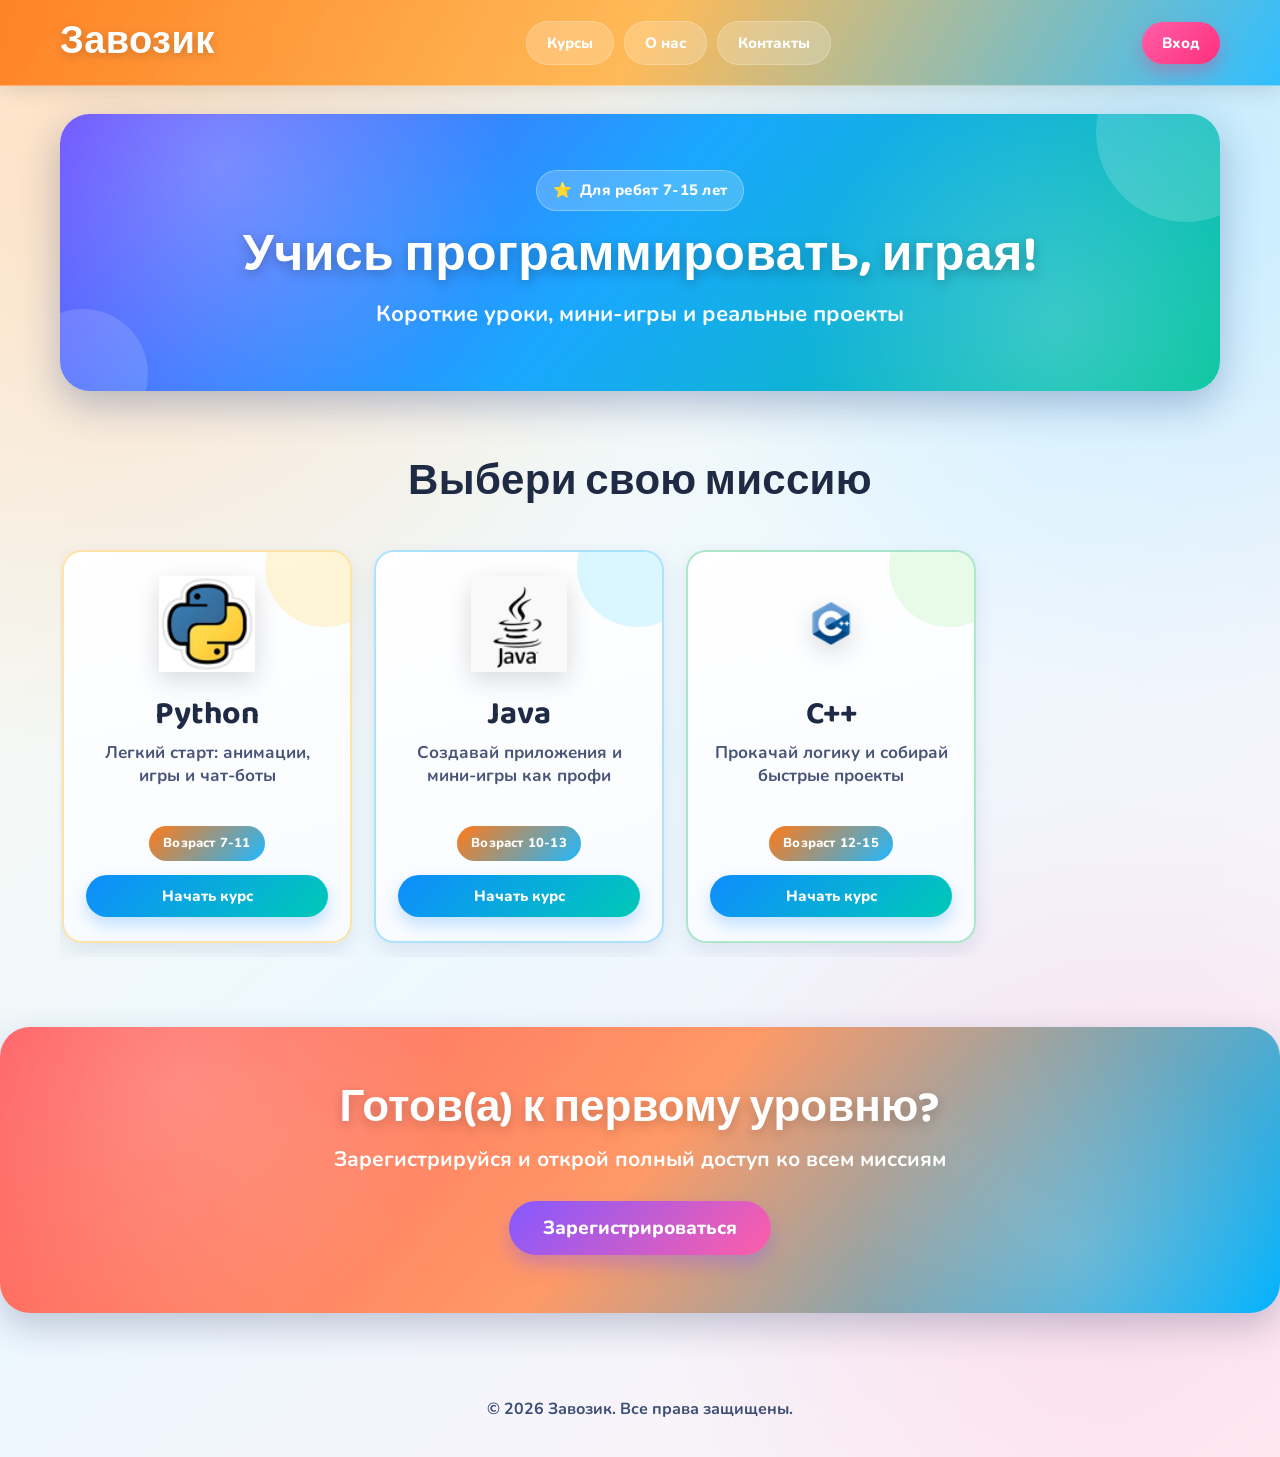
<file: templates/no_registereusr/no_registeredusr.html>
<!DOCTYPE html>
<html lang="ru">
<head>
    <meta charset="UTF-8">
    <meta name="viewport" content="width=device-width, initial-scale=1.0">
    <title>Завозик - Главная</title>
    <link rel="stylesheet" href="style_nousr.css">
</head>
<body>
    <!-- Header -->
    <header class="header">
        <div class="container">
            <div class="header-content">
                <div class="logo">Завозик</div>
                <nav class="nav-buttons">
                    <button class="btn btn-nav">Курсы</button>
                    <button class="btn btn-nav">О нас</button>
                    <button class="btn btn-nav">Контакты</button>
                </nav>
                <div class="auth-buttons">
                    <button class="btn btn-auth">Вход</button>
                </div>
            </div>
        </div>
    </header>

    <!-- Main Content -->
    <main>
        <!-- Hero Section -->
        <section class="hero">
            <div class="container">
                <div class="hero-banner">
                    <p class="hero-age">Для ребят 7-15 лет</p>
                    <h1 class="hero-title">Учись программировать, играя!</h1>
                    <p class="hero-subtitle">Короткие уроки, мини-игры и реальные проекты</p>
                </div>
            </div>
        </section>

        <!-- Available Courses Section -->
        <section class="available-courses">
            <div class="container">
                <h2 class="section-title">Выбери свою миссию</h2>
                
                <div class="courses-grid">
                    <!-- Python Course -->
                    <div class="course-card-main">
                        <img src="images/python.png" alt="Python" class="course-emoji" width="100" height="100">
                        <h3 class="course-title">Python</h3>
                        <p class="course-desc">Легкий старт: анимации, игры и чат-боты</p>
                        <div class="course-level">Возраст 7-11</div>
                        <button class="btn btn-course-main">Начать курс</button>
                    </div>

                    <!-- Java Course -->
                    <div class="course-card-main">
                        <img src="images/java.png" alt="Java" class="course-emoji" width="100" height="100">
                        <h3 class="course-title">Java</h3>
                        <p class="course-desc">Создавай приложения и мини-игры как профи</p>
                        <div class="course-level">Возраст 10-13</div>
                        <button class="btn btn-course-main">Начать курс</button>
                    </div>

                    <!-- C++ Course -->
                    <div class="course-card-main">
                        <img src="images/С++.png" alt="C++" class="course-emoji" width="100" height="100">
                        <h3 class="course-title">C&#43;&#43;</h3>
                        <p class="course-desc">Прокачай логику и собирай быстрые проекты</p>
                        <div class="course-level">Возраст 12-15</div>
                        <button class="btn btn-course-main">Начать курс</button>
                    </div>
                </div>
            </div>
        </section>

        <!-- CTA Section -->
        <section class="cta-section">
            <div class="container">
                <h2>Готов(а) к первому уровню?</h2>
                <p>Зарегистрируйся и открой полный доступ ко всем миссиям</p>
                <button class="btn btn-primary btn-large">Зарегистрироваться</button>
            </div>
        </section>
    </main>

    <!-- Footer -->
    <footer class="footer">
        <div class="container">
            <p>&copy; 2026 Завозик. Все права защищены.</p>
        </div>
    </footer>

    <script src="script_nousr.js"></script>
</body>
</html>
</file>
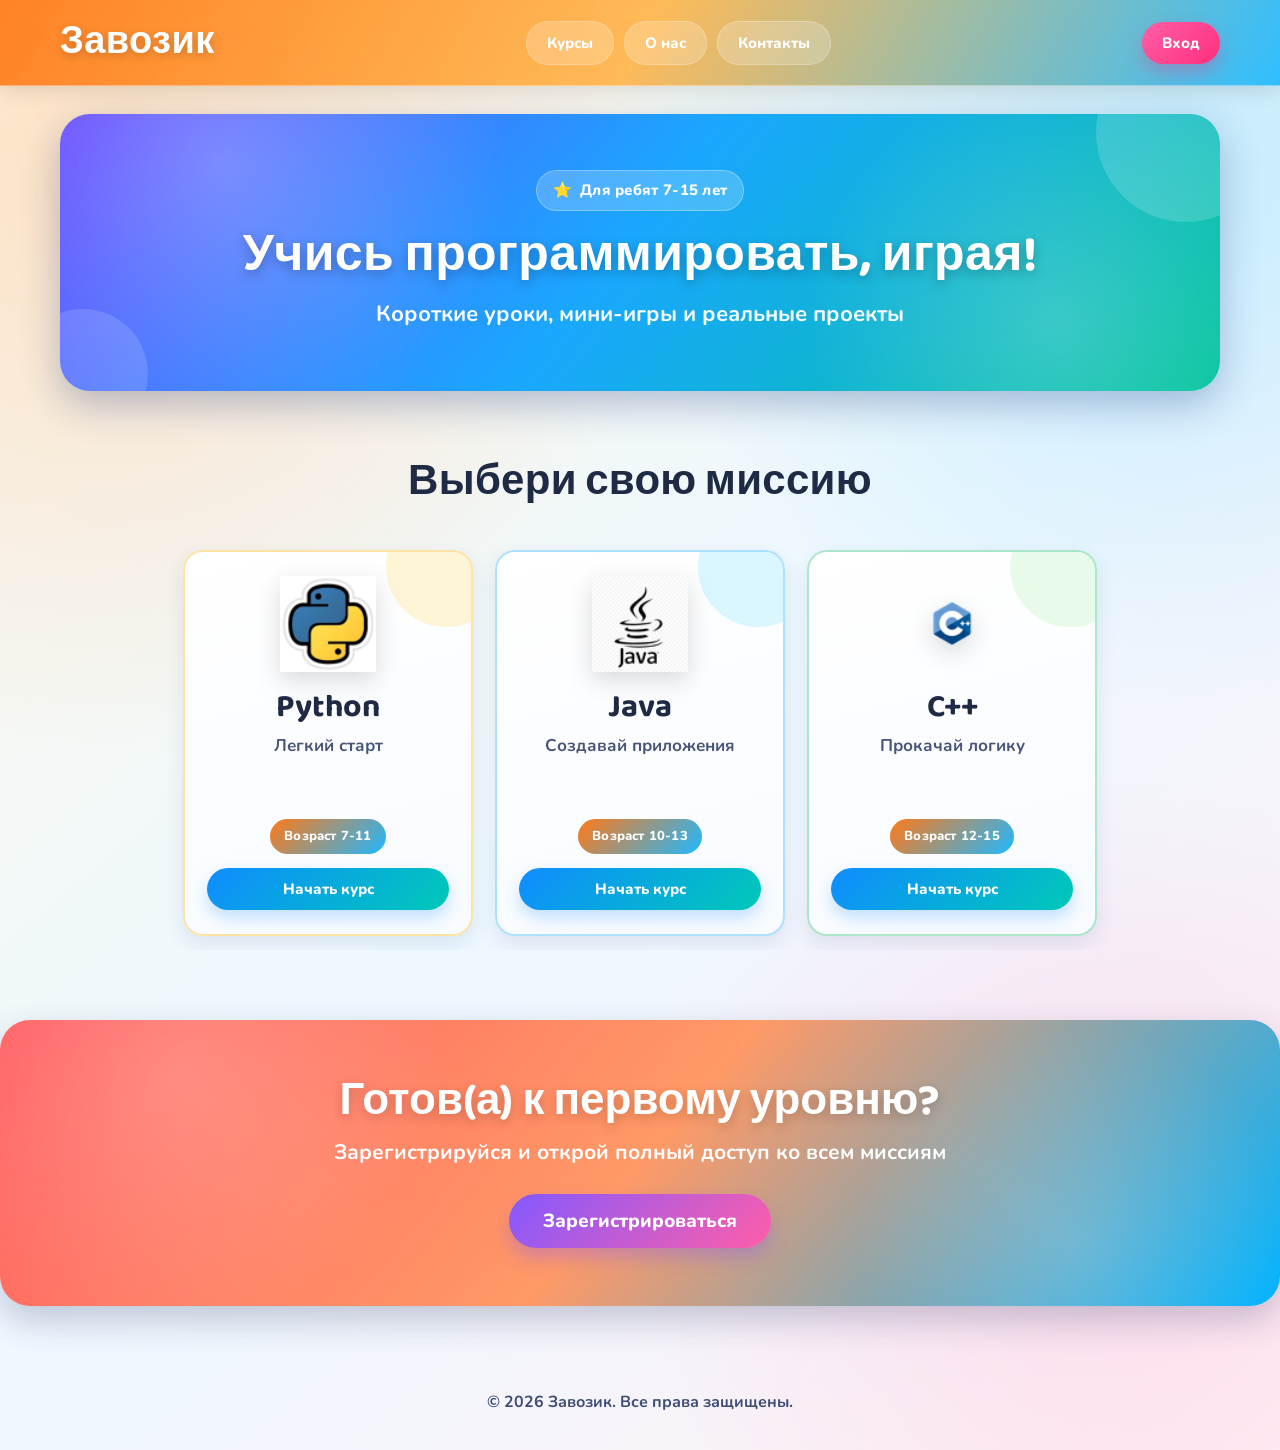
<file: templates/Zavozik_site/no_registereusr/no_registeredusr.html>
<!DOCTYPE html>
<html lang="ru">
<head>
    <meta charset="UTF-8">
    <meta name="viewport" content="width=device-width, initial-scale=1.0">
    <title>Завозик - Главная</title>
    <link rel="stylesheet" href="style_nousr.css">
</head>
<body>
    <!-- Header -->
    <header class="header">
        <div class="container">
            <div class="header-content">
                <div class="logo">Завозик</div>
                <nav class="nav-buttons">
                    <button class="btn btn-nav">Курсы</button>
                    <button class="btn btn-nav">О нас</button>
                    <button class="btn btn-nav">Контакты</button>
                </nav>
                <div class="auth-buttons">
                    <button class="btn btn-auth">Вход</button>
                </div>
            </div>
        </div>
    </header>

    <!-- Main Content -->
    <main>
        <!-- Hero Section -->
        <section class="hero">
            <div class="container">
                <div class="hero-banner">
                    <p class="hero-age">Для ребят 7-15 лет</p>
                    <h1 class="hero-title">Учись программировать, играя!</h1>
                    <p class="hero-subtitle">Короткие уроки, мини-игры и реальные проекты</p>
                </div>
            </div>
        </section>

        <!-- Available Courses Section -->
        <section class="available-courses">
            <div class="container">
                <h2 class="section-title">Выбери свою миссию</h2>
                
                <div class="courses-grid">
                    <!-- Python Course -->
                    <div class="course-card-main">
                        <img src="images/python.png" alt="Python" class="course-emoji" width="100" height="100">
                        <h3 class="course-title">Python</h3>
                        <p class="course-desc">Легкий старт</p>
                        <div class="course-level">Возраст 7-11</div>
                        <button class="btn btn-course-main">Начать курс</button>
                    </div>

                    <!-- Java Course -->
                    <div class="course-card-main">
                        <img src="images/java.png" alt="Java" class="course-emoji" width="100" height="100">
                        <h3 class="course-title">Java</h3>
                        <p class="course-desc">Создавай приложения</p>
                        <div class="course-level">Возраст 10-13</div>
                        <button class="btn btn-course-main">Начать курс</button>
                    </div>

                    <!-- C++ Course -->
                    <div class="course-card-main">
                        <img src="images/С++.png" alt="C++" class="course-emoji" width="100" height="100">
                        <h3 class="course-title">C&#43;&#43;</h3>
                        <p class="course-desc">Прокачай логику</p>
                        <div class="course-level">Возраст 12-15</div>
                        <button class="btn btn-course-main">Начать курс</button>
                    </div>
                </div>
            </div>
        </section>

        <!-- CTA Section -->
        <section class="cta-section">
            <div class="container">
                <h2>Готов(а) к первому уровню?</h2>
                <p>Зарегистрируйся и открой полный доступ ко всем миссиям</p>
                <button class="btn btn-primary btn-large">Зарегистрироваться</button>
            </div>
        </section>
    </main>

    <!-- Footer -->
    <footer class="footer">
        <div class="container">
            <p>&copy; 2026 Завозик. Все права защищены.</p>
        </div>
    </footer>

    <div class="auth-modal" id="auth-modal" aria-hidden="true">
        <button class="auth-modal__backdrop" type="button" data-close-auth aria-label="Закрыть окно входа"></button>

        <section class="auth-modal__card" role="dialog" aria-modal="true" aria-label="Окно входа и регистрации">
            <button class="auth-modal__close" type="button" data-close-auth aria-label="Закрыть">×</button>

            <div class="auth-modal__tabs">
                <button class="auth-modal__tab is-active" type="button" data-auth-tab="login">Вход</button>
                <button class="auth-modal__tab" type="button" data-auth-tab="register">Регистрация</button>
            </div>

            <form class="auth-modal__form is-active" data-auth-panel="login" autocomplete="on">
                <h2 class="auth-modal__title">Вход в аккаунт</h2>

                <label class="auth-modal__label" for="modal-login-email">Электронная почта</label>
                <input class="auth-modal__input" id="modal-login-email" type="email" placeholder="example@mail.ru" required>

                <label class="auth-modal__label" for="modal-login-password">Пароль</label>
                <input class="auth-modal__input" id="modal-login-password" type="password" placeholder="Введите пароль" required>

                <a class="auth-modal__link" href="#" data-forgot-password>Забыли пароль?</a>

                <p class="auth-modal__message" id="modal-login-message"></p>

                <button class="auth-modal__submit" type="submit">Вход</button>
            </form>

            <form class="auth-modal__form" data-auth-panel="register" autocomplete="on">
                <h2 class="auth-modal__title">Создание аккаунта</h2>

                <label class="auth-modal__label" for="modal-register-nickname">Никнейм</label>
                <input class="auth-modal__input" id="modal-register-nickname" type="text" minlength="3" maxlength="25" placeholder="Твой ник" required>

                <label class="auth-modal__label" for="modal-register-email">Электронная почта</label>
                <input class="auth-modal__input" id="modal-register-email" type="email" placeholder="example@mail.ru" required>

                <label class="auth-modal__label" for="modal-register-role">Я</label>
                <select class="auth-modal__input" id="modal-register-role" required>
                    <option value="" selected disabled>Выберите роль</option>
                    <option value="teacher">учитель</option>
                    <option value="student">ученик</option>
                    <option value="parent">родитель</option>
                </select>

                <label class="auth-modal__label" for="modal-register-password">Пароль</label>
                <input class="auth-modal__input" id="modal-register-password" type="password" minlength="6" placeholder="Не менее 6 символов" required>

                <label class="auth-modal__label" for="modal-register-password-repeat">Подтверждение пароля</label>
                <input class="auth-modal__input" id="modal-register-password-repeat" type="password" minlength="6" placeholder="Повтори пароль" required>

                <p class="auth-modal__message" id="modal-register-message"></p>

                <button class="auth-modal__submit" type="submit">Создать аккаунт</button>
            </form>
        </section>
    </div>

    <script src="script_nousr.js"></script>
</body>
</html>
</file>
<file: templates/no_registereusr/style_nousr.css>
@import url('https://fonts.googleapis.com/css2?family=Baloo+2:wght@600;700;800&family=Nunito:wght@500;700;800;900&display=swap');

:root {
    --bg-1: #fff8e8;
    --bg-2: #edf8ff;
    --bg-3: #fff0f5;
    --ink: #1f2a44;
    --ink-soft: #4a5678;
    --surface: #ffffff;
    --surface-soft: #f8fbff;
    --line: rgba(31, 42, 68, 0.14);
    --brand-1: #ff7a18;
    --brand-2: #ffb347;
    --brand-3: #1fb8ff;
    --brand-4: #25d0a2;
    --cta-1: #0f8cff;
    --cta-2: #00c9b8;
    --accent-pink: #ff5ea8;
    --shadow: 0 12px 32px rgba(34, 60, 120, 0.16);
    --shadow-soft: 0 8px 20px rgba(34, 60, 120, 0.1);
    --radius-xl: 30px;
    --radius-lg: 20px;
    --radius-md: 14px;
}

* {
    margin: 0;
    padding: 0;
    box-sizing: border-box;
}

html {
    scroll-behavior: smooth;
}

body {
    font-family: "Nunito", "Trebuchet MS", sans-serif;
    color: var(--ink);
    background:
        radial-gradient(circle at 8% 12%, rgba(255, 122, 24, 0.18) 0%, transparent 34%),
        radial-gradient(circle at 92% 10%, rgba(31, 184, 255, 0.2) 0%, transparent 32%),
        radial-gradient(circle at 86% 85%, rgba(255, 94, 168, 0.14) 0%, transparent 28%),
        linear-gradient(140deg, var(--bg-1) 0%, var(--bg-2) 52%, var(--bg-3) 100%);
    min-height: 100vh;
    line-height: 1.5;
}

.container {
    max-width: 1200px;
    margin: 0 auto;
    padding: 0 20px;
}

.header {
    position: sticky;
    top: 0;
    z-index: 100;
    backdrop-filter: blur(10px);
    background: linear-gradient(120deg, rgba(255, 122, 24, 0.92), rgba(255, 179, 71, 0.9), rgba(31, 184, 255, 0.9));
    border-bottom: 1px solid rgba(255, 255, 255, 0.35);
    box-shadow: 0 6px 24px rgba(22, 40, 90, 0.2);
}

.header-content {
    display: flex;
    justify-content: space-between;
    align-items: center;
    gap: 16px;
    padding: 14px 0;
}

.logo {
    font-family: "Baloo 2", "Verdana", sans-serif;
    font-size: 38px;
    font-weight: 800;
    color: #fff;
    letter-spacing: 0.4px;
    text-shadow: 0 3px 10px rgba(0, 0, 0, 0.2);
}

.nav-buttons,
.auth-buttons {
    display: flex;
    align-items: center;
    gap: 10px;
}

.btn {
    border: none;
    cursor: pointer;
    font-family: "Nunito", "Trebuchet MS", sans-serif;
    font-size: 15px;
    font-weight: 800;
    transition: transform 0.2s ease, box-shadow 0.2s ease, background-color 0.2s ease;
    border-radius: 999px;
    padding: 11px 20px;
}

.btn:focus-visible {
    outline: 3px solid rgba(255, 255, 255, 0.95);
    outline-offset: 2px;
}

.btn-nav {
    color: #fff;
    background: rgba(255, 255, 255, 0.2);
    border: 1px solid rgba(255, 255, 255, 0.22);
}

.btn-nav:hover {
    transform: translateY(-2px);
    background: rgba(255, 255, 255, 0.34);
}

.btn-auth {
    color: #fff;
    background: linear-gradient(135deg, #ff5ea8 0%, #ff2f7c 100%);
    box-shadow: 0 8px 18px rgba(255, 47, 124, 0.32);
}

.btn-auth:hover {
    transform: translateY(-2px);
    box-shadow: 0 12px 24px rgba(255, 47, 124, 0.36);
}

.hero {
    margin: 28px 0 16px;
}

.hero-banner {
    position: relative;
    overflow: hidden;
    text-align: center;
    padding: 56px 26px 60px;
    border-radius: var(--radius-xl);
    color: #fff;
    background:
        radial-gradient(circle at 14% 18%, rgba(255, 255, 255, 0.25) 0%, transparent 28%),
        radial-gradient(circle at 86% 76%, rgba(255, 255, 255, 0.2) 0%, transparent 25%),
        linear-gradient(130deg, #6548ff 0%, #1aa7ff 48%, #00c49a 100%);
    box-shadow: 0 14px 38px rgba(30, 60, 130, 0.3);
}

.hero-banner::before,
.hero-banner::after {
    content: "";
    position: absolute;
    border-radius: 50%;
    pointer-events: none;
}

.hero-banner::before {
    width: 180px;
    height: 180px;
    top: -72px;
    right: -56px;
    background: rgba(255, 255, 255, 0.16);
    animation: floatBlob 8s ease-in-out infinite;
}

.hero-banner::after {
    width: 130px;
    height: 130px;
    bottom: -48px;
    left: -42px;
    background: rgba(255, 255, 255, 0.14);
    animation: floatBlob 10s ease-in-out infinite reverse;
}

.hero-age {
    display: inline-flex;
    align-items: center;
    gap: 8px;
    margin-bottom: 18px;
    padding: 8px 16px;
    border-radius: 999px;
    font-size: 15px;
    font-weight: 800;
    letter-spacing: 0.3px;
    background: rgba(255, 255, 255, 0.2);
    border: 1px solid rgba(255, 255, 255, 0.3);
}

.hero-age::before {
    content: "⭐";
}

.hero-title {
    font-family: "Baloo 2", "Verdana", sans-serif;
    font-size: 50px;
    line-height: 1.1;
    letter-spacing: 0.4px;
    margin-bottom: 14px;
    text-shadow: 0 4px 12px rgba(0, 0, 0, 0.25);
    animation: pulseHero 3s ease-in-out infinite;
}

.hero-subtitle {
    font-size: 22px;
    font-weight: 700;
    max-width: 680px;
    margin: 0 auto;
    color: rgba(255, 255, 255, 0.96);
}

.available-courses {
    padding: 44px 0 26px;
}

.section-title {
    font-family: "Baloo 2", "Verdana", sans-serif;
    font-size: 42px;
    text-align: center;
    color: var(--ink);
    margin-bottom: 30px;
    letter-spacing: 0.3px;
}

.courses-grid {
    display: flex;
    flex-wrap: nowrap;
    gap: 22px;
    overflow-x: auto;
    overflow-y: hidden;
    padding: 6px 2px 14px;
    scroll-snap-type: x mandatory;
    scrollbar-width: thin;
    scrollbar-color: #9dc5ff rgba(255, 255, 255, 0.6);
}

.courses-grid::-webkit-scrollbar {
    height: 10px;
}

.courses-grid::-webkit-scrollbar-track {
    border-radius: 999px;
    background: rgba(255, 255, 255, 0.55);
}

.courses-grid::-webkit-scrollbar-thumb {
    border-radius: 999px;
    background: linear-gradient(90deg, #7fb0ff, #67e0c5);
}

.course-card-main {
    position: relative;
    flex: 0 0 290px;
    min-width: 290px;
    scroll-snap-align: start;
    background: linear-gradient(165deg, var(--surface) 0%, var(--surface-soft) 100%);
    border: 2px solid var(--line);
    border-radius: var(--radius-lg);
    padding: 24px 22px;
    text-align: center;
    box-shadow: var(--shadow-soft);
    overflow: hidden;
    transition: transform 0.25s ease, box-shadow 0.25s ease, border-color 0.25s ease;
}

.course-card-main::before {
    content: "";
    position: absolute;
    top: -45px;
    right: -35px;
    width: 120px;
    height: 120px;
    border-radius: 50%;
    opacity: 0.2;
}

.course-card-main:nth-child(1)::before {
    background: #ffcf33;
}

.course-card-main:nth-child(2)::before {
    background: #4dd6ff;
}

.course-card-main:nth-child(3)::before {
    background: #8df08a;
}

.course-card-main:nth-child(1) {
    border-color: rgba(255, 191, 44, 0.42);
}

.course-card-main:nth-child(2) {
    border-color: rgba(54, 182, 255, 0.4);
}

.course-card-main:nth-child(3) {
    border-color: rgba(62, 199, 126, 0.42);
}

.course-card-main:hover {
    transform: translateY(-7px) rotate(-0.3deg);
    box-shadow: var(--shadow);
}

.course-emoji {
    width: 96px;
    height: 96px;
    object-fit: contain;
    margin-bottom: 10px;
    filter: drop-shadow(0 8px 12px rgba(0, 0, 0, 0.14));
}

.course-title {
    font-family: "Baloo 2", "Verdana", sans-serif;
    font-size: 32px;
    line-height: 1.1;
    margin: 8px 0 10px;
    color: var(--ink);
}

.course-desc {
    min-height: 70px;
    color: var(--ink-soft);
    font-size: 17px;
    font-weight: 700;
    line-height: 1.35;
    margin-bottom: 14px;
}

.course-level {
    display: inline-block;
    margin-bottom: 14px;
    padding: 8px 14px;
    border-radius: 999px;
    color: #fff;
    background: linear-gradient(135deg, var(--brand-1), var(--brand-3));
    font-size: 13px;
    font-weight: 800;
    letter-spacing: 0.2px;
}

.btn-course-main {
    width: 100%;
    color: #fff;
    background: linear-gradient(135deg, var(--cta-1) 0%, var(--cta-2) 100%);
    box-shadow: 0 8px 16px rgba(15, 140, 255, 0.24);
}

.btn-course-main:hover {
    transform: translateY(-2px);
    box-shadow: 0 12px 22px rgba(15, 140, 255, 0.28);
}

.cta-section {
    position: relative;
    overflow: hidden;
    margin: 44px 0 56px;
    padding: 58px 22px;
    text-align: center;
    color: #fff;
    border-radius: var(--radius-xl);
    background:
        radial-gradient(circle at 14% 20%, rgba(255, 255, 255, 0.2) 0%, transparent 24%),
        radial-gradient(circle at 84% 78%, rgba(255, 255, 255, 0.16) 0%, transparent 20%),
        linear-gradient(130deg, #ff5e62 0%, #ff9966 50%, #00b3ff 100%);
    box-shadow: 0 14px 34px rgba(38, 44, 90, 0.24);
}

.cta-section h2 {
    font-family: "Baloo 2", "Verdana", sans-serif;
    font-size: 44px;
    line-height: 1.1;
    margin-bottom: 10px;
    text-shadow: 0 4px 12px rgba(0, 0, 0, 0.2);
}

.cta-section p {
    max-width: 640px;
    margin: 0 auto 26px;
    font-size: 21px;
    font-weight: 700;
}

.btn-primary {
    color: #fff;
    background: linear-gradient(135deg, #8459ff 0%, var(--accent-pink) 100%);
    box-shadow: 0 10px 18px rgba(132, 89, 255, 0.34);
}

.btn-primary:hover {
    transform: translateY(-2px) scale(1.02);
}

.btn-large {
    padding: 14px 34px;
    font-size: 19px;
}

.footer {
    margin-top: 12px;
    padding: 28px 0 36px;
    text-align: center;
    color: #3d4d73;
    font-weight: 700;
}

@keyframes pulseHero {
    0%,
    100% {
        transform: scale(1);
    }
    50% {
        transform: scale(1.02);
    }
}

@keyframes floatBlob {
    0%,
    100% {
        transform: translateY(0);
    }
    50% {
        transform: translateY(-12px);
    }
}

@media (max-width: 980px) {
    .logo {
        font-size: 32px;
    }

    .hero-title {
        font-size: 42px;
    }

    .hero-subtitle {
        font-size: 20px;
    }

    .section-title {
        font-size: 36px;
    }
}

@media (max-width: 768px) {
    .header-content {
        flex-wrap: wrap;
        justify-content: center;
    }

    .nav-buttons {
        order: 3;
        width: 100%;
        justify-content: center;
        flex-wrap: wrap;
    }

    .hero-banner {
        padding: 42px 16px 48px;
    }

    .hero-title {
        font-size: 34px;
    }

    .hero-subtitle {
        font-size: 18px;
    }

    .section-title {
        font-size: 33px;
        margin-bottom: 24px;
    }

    .courses-grid {
        gap: 16px;
    }

    .course-card-main {
        flex: 0 0 255px;
        min-width: 255px;
        padding: 20px 18px;
    }

    .course-title {
        font-size: 29px;
    }

    .course-desc {
        min-height: 64px;
        font-size: 16px;
    }

    .cta-section {
        padding: 46px 16px;
        margin: 34px 0 42px;
    }

    .cta-section h2 {
        font-size: 35px;
    }

    .cta-section p {
        font-size: 18px;
    }
}

@media (max-width: 480px) {
    .container {
        padding: 0 14px;
    }

    .logo {
        font-size: 28px;
    }

    .btn {
        padding: 9px 16px;
        font-size: 14px;
    }

    .hero {
        margin-top: 16px;
    }

    .hero-age {
        font-size: 13px;
        margin-bottom: 14px;
    }

    .hero-title {
        font-size: 30px;
    }

    .hero-subtitle {
        font-size: 16px;
    }

    .section-title {
        font-size: 28px;
    }

    .courses-grid {
        padding-bottom: 12px;
    }

    .course-card-main {
        flex: 0 0 235px;
        min-width: 235px;
    }

    .course-emoji {
        width: 82px;
        height: 82px;
    }

    .course-title {
        font-size: 27px;
    }

    .course-desc {
        font-size: 15px;
    }

    .cta-section h2 {
        font-size: 30px;
    }

    .cta-section p {
        font-size: 16px;
        margin-bottom: 20px;
    }

    .btn-large {
        width: 100%;
        max-width: 320px;
        font-size: 17px;
    }
}

@media (prefers-reduced-motion: reduce) {
    * {
        animation: none !important;
        transition: none !important;
        scroll-behavior: auto !important;
    }
}
</file>
<file: templates/Zavozik_site/no_registereusr/style_nousr.css>
@import url('https://fonts.googleapis.com/css2?family=Baloo+2:wght@600;700;800&family=Nunito:wght@500;700;800;900&display=swap');

:root {
    --bg-1: #fff8e8;
    --bg-2: #edf8ff;
    --bg-3: #fff0f5;
    --ink: #1f2a44;
    --ink-soft: #4a5678;
    --surface: #ffffff;
    --surface-soft: #f8fbff;
    --line: rgba(31, 42, 68, 0.14);
    --brand-1: #ff7a18;
    --brand-2: #ffb347;
    --brand-3: #1fb8ff;
    --brand-4: #25d0a2;
    --cta-1: #0f8cff;
    --cta-2: #00c9b8;
    --accent-pink: #ff5ea8;
    --shadow: 0 12px 32px rgba(34, 60, 120, 0.16);
    --shadow-soft: 0 8px 20px rgba(34, 60, 120, 0.1);
    --radius-xl: 30px;
    --radius-lg: 20px;
    --radius-md: 14px;
}

* {
    margin: 0;
    padding: 0;
    box-sizing: border-box;
}

html {
    scroll-behavior: smooth;
}

body {
    font-family: "Nunito", "Trebuchet MS", sans-serif;
    color: var(--ink);
    background:
        radial-gradient(circle at 8% 12%, rgba(255, 122, 24, 0.18) 0%, transparent 34%),
        radial-gradient(circle at 92% 10%, rgba(31, 184, 255, 0.2) 0%, transparent 32%),
        radial-gradient(circle at 86% 85%, rgba(255, 94, 168, 0.14) 0%, transparent 28%),
        linear-gradient(140deg, var(--bg-1) 0%, var(--bg-2) 52%, var(--bg-3) 100%);
    min-height: 100vh;
    line-height: 1.5;
}

.container {
    max-width: 1200px;
    margin: 0 auto;
    padding: 0 20px;
}

.header {
    position: sticky;
    top: 0;
    z-index: 100;
    backdrop-filter: blur(10px);
    background: linear-gradient(120deg, rgba(255, 122, 24, 0.92), rgba(255, 179, 71, 0.9), rgba(31, 184, 255, 0.9));
    border-bottom: 1px solid rgba(255, 255, 255, 0.35);
    box-shadow: 0 6px 24px rgba(22, 40, 90, 0.2);
}

.header-content {
    display: flex;
    justify-content: space-between;
    align-items: center;
    gap: 16px;
    padding: 14px 0;
}

.logo {
    font-family: "Baloo 2", "Verdana", sans-serif;
    font-size: 38px;
    font-weight: 800;
    color: #fff;
    letter-spacing: 0.4px;
    text-shadow: 0 3px 10px rgba(0, 0, 0, 0.2);
}

.nav-buttons,
.auth-buttons {
    display: flex;
    align-items: center;
    gap: 10px;
}

.btn {
    border: none;
    cursor: pointer;
    font-family: "Nunito", "Trebuchet MS", sans-serif;
    font-size: 15px;
    font-weight: 800;
    transition: transform 0.2s ease, box-shadow 0.2s ease, background-color 0.2s ease;
    border-radius: 999px;
    padding: 11px 20px;
}

.btn:focus-visible {
    outline: 3px solid rgba(255, 255, 255, 0.95);
    outline-offset: 2px;
}

.btn-nav {
    color: #fff;
    background: rgba(255, 255, 255, 0.2);
    border: 1px solid rgba(255, 255, 255, 0.22);
}

.btn-nav:hover {
    transform: translateY(-2px);
    background: rgba(255, 255, 255, 0.34);
}

.btn-auth {
    color: #fff;
    background: linear-gradient(135deg, #ff5ea8 0%, #ff2f7c 100%);
    box-shadow: 0 8px 18px rgba(255, 47, 124, 0.32);
}

.btn-auth:hover {
    transform: translateY(-2px);
    box-shadow: 0 12px 24px rgba(255, 47, 124, 0.36);
}

.hero {
    margin: 28px 0 16px;
}

.hero-banner {
    position: relative;
    overflow: hidden;
    text-align: center;
    padding: 56px 26px 60px;
    border-radius: var(--radius-xl);
    color: #fff;
    background:
        radial-gradient(circle at 14% 18%, rgba(255, 255, 255, 0.25) 0%, transparent 28%),
        radial-gradient(circle at 86% 76%, rgba(255, 255, 255, 0.2) 0%, transparent 25%),
        linear-gradient(130deg, #6548ff 0%, #1aa7ff 48%, #00c49a 100%);
    box-shadow: 0 14px 38px rgba(30, 60, 130, 0.3);
}

.hero-banner::before,
.hero-banner::after {
    content: "";
    position: absolute;
    border-radius: 50%;
    pointer-events: none;
}

.hero-banner::before {
    width: 180px;
    height: 180px;
    top: -72px;
    right: -56px;
    background: rgba(255, 255, 255, 0.16);
    animation: floatBlob 8s ease-in-out infinite;
}

.hero-banner::after {
    width: 130px;
    height: 130px;
    bottom: -48px;
    left: -42px;
    background: rgba(255, 255, 255, 0.14);
    animation: floatBlob 10s ease-in-out infinite reverse;
}

.hero-age {
    display: inline-flex;
    align-items: center;
    gap: 8px;
    margin-bottom: 18px;
    padding: 8px 16px;
    border-radius: 999px;
    font-size: 15px;
    font-weight: 800;
    letter-spacing: 0.3px;
    background: rgba(255, 255, 255, 0.2);
    border: 1px solid rgba(255, 255, 255, 0.3);
}

.hero-age::before {
    content: "⭐";
}

.hero-title {
    font-family: "Baloo 2", "Verdana", sans-serif;
    font-size: 50px;
    line-height: 1.1;
    letter-spacing: 0.4px;
    margin-bottom: 14px;
    text-shadow: 0 4px 12px rgba(0, 0, 0, 0.25);
    animation: pulseHero 3s ease-in-out infinite;
}

.hero-subtitle {
    font-size: 22px;
    font-weight: 700;
    max-width: 680px;
    margin: 0 auto;
    color: rgba(255, 255, 255, 0.96);
}

.available-courses {
    padding: 44px 0 26px;
}

.section-title {
    font-family: "Baloo 2", "Verdana", sans-serif;
    font-size: 42px;
    text-align: center;
    color: var(--ink);
    margin-bottom: 30px;
    letter-spacing: 0.3px;
}

.courses-grid {
    display: flex;
    flex-wrap: nowrap;
    justify-content: center;
    align-items: stretch;
    gap: 22px;
    overflow-x: auto;
    overflow-y: hidden;
    padding: 6px 2px 14px;
    scroll-snap-type: x mandatory;
    scrollbar-width: thin;
    scrollbar-color: #9dc5ff rgba(255, 255, 255, 0.6);
}

.courses-grid::-webkit-scrollbar {
    height: 10px;
}

.courses-grid::-webkit-scrollbar-track {
    border-radius: 999px;
    background: rgba(255, 255, 255, 0.55);
}

.courses-grid::-webkit-scrollbar-thumb {
    border-radius: 999px;
    background: linear-gradient(90deg, #7fb0ff, #67e0c5);
}

.course-card-main {
    position: relative;
    flex: 0 0 290px;
    min-width: 290px;
    scroll-snap-align: start;
    display: flex;
    flex-direction: column;
    background: linear-gradient(165deg, var(--surface) 0%, var(--surface-soft) 100%);
    border: 2px solid var(--line);
    border-radius: var(--radius-lg);
    padding: 24px 22px;
    text-align: center;
    box-shadow: var(--shadow-soft);
    overflow: hidden;
    transition: transform 0.25s ease, box-shadow 0.25s ease, border-color 0.25s ease;
}

.course-card-main::before {
    content: "";
    position: absolute;
    top: -45px;
    right: -35px;
    width: 120px;
    height: 120px;
    border-radius: 50%;
    opacity: 0.2;
}

.course-card-main:nth-child(1)::before {
    background: #ffcf33;
}

.course-card-main:nth-child(2)::before {
    background: #4dd6ff;
}

.course-card-main:nth-child(3)::before {
    background: #8df08a;
}

.course-card-main:nth-child(1) {
    border-color: rgba(255, 191, 44, 0.42);
}

.course-card-main:nth-child(2) {
    border-color: rgba(54, 182, 255, 0.4);
}

.course-card-main:nth-child(3) {
    border-color: rgba(62, 199, 126, 0.42);
}

.course-card-main:hover {
    transform: translateY(-7px) rotate(-0.3deg);
    box-shadow: var(--shadow);
}

.course-emoji {
    align-self: center;
    width: 96px;
    height: 96px;
    object-fit: contain;
    margin-bottom: 10px;
    filter: drop-shadow(0 8px 12px rgba(0, 0, 0, 0.14));
}

.course-title {
    font-family: "Baloo 2", "Verdana", sans-serif;
    font-size: 32px;
    line-height: 1.1;
    margin: 8px 0 10px;
    color: var(--ink);
}

.course-desc {
    min-height: 70px;
    color: var(--ink-soft);
    font-size: 17px;
    font-weight: 700;
    line-height: 1.35;
    margin-bottom: 14px;
}

.course-level {
    display: inline-block;
    align-self: center;
    margin-bottom: 14px;
    padding: 8px 14px;
    border-radius: 999px;
    color: #fff;
    background: linear-gradient(135deg, var(--brand-1), var(--brand-3));
    font-size: 13px;
    font-weight: 800;
    letter-spacing: 0.2px;
}

.btn-course-main {
    width: 100%;
    margin-top: auto;
    color: #fff;
    background: linear-gradient(135deg, var(--cta-1) 0%, var(--cta-2) 100%);
    box-shadow: 0 8px 16px rgba(15, 140, 255, 0.24);
}

.btn-course-main:hover {
    transform: translateY(-2px);
    box-shadow: 0 12px 22px rgba(15, 140, 255, 0.28);
}

.cta-section {
    position: relative;
    overflow: hidden;
    margin: 44px 0 56px;
    padding: 58px 22px;
    text-align: center;
    color: #fff;
    border-radius: var(--radius-xl);
    background:
        radial-gradient(circle at 14% 20%, rgba(255, 255, 255, 0.2) 0%, transparent 24%),
        radial-gradient(circle at 84% 78%, rgba(255, 255, 255, 0.16) 0%, transparent 20%),
        linear-gradient(130deg, #ff5e62 0%, #ff9966 50%, #00b3ff 100%);
    box-shadow: 0 14px 34px rgba(38, 44, 90, 0.24);
}

.cta-section h2 {
    font-family: "Baloo 2", "Verdana", sans-serif;
    font-size: 44px;
    line-height: 1.1;
    margin-bottom: 10px;
    text-shadow: 0 4px 12px rgba(0, 0, 0, 0.2);
}

.cta-section p {
    max-width: 640px;
    margin: 0 auto 26px;
    font-size: 21px;
    font-weight: 700;
}

.btn-primary {
    color: #fff;
    background: linear-gradient(135deg, #8459ff 0%, var(--accent-pink) 100%);
    box-shadow: 0 10px 18px rgba(132, 89, 255, 0.34);
}

.btn-primary:hover {
    transform: translateY(-2px) scale(1.02);
}

.btn-large {
    padding: 14px 34px;
    font-size: 19px;
}

.footer {
    margin-top: 12px;
    padding: 28px 0 36px;
    text-align: center;
    color: #3d4d73;
    font-weight: 700;
}

body.modal-open {
    overflow: hidden;
}

.auth-modal {
    position: fixed;
    inset: 0;
    z-index: 1000;
    display: none;
    align-items: center;
    justify-content: center;
    padding: 18px;
}

.auth-modal.is-open {
    display: flex;
}

.auth-modal__backdrop {
    position: absolute;
    inset: 0;
    border: 0;
    padding: 0;
    background: rgba(14, 24, 54, 0.45);
    backdrop-filter: blur(4px);
    cursor: pointer;
}

.auth-modal__card {
    position: relative;
    width: min(92vw, 430px);
    max-height: calc(100vh - 36px);
    overflow-y: auto;
    border-radius: 28px;
    background: #ececec;
    padding: 22px 22px 24px;
    box-shadow: 0 18px 45px rgba(22, 36, 82, 0.34);
}

.auth-modal__close {
    position: absolute;
    top: 10px;
    right: 10px;
    width: 34px;
    height: 34px;
    border: none;
    border-radius: 50%;
    background: #ffffff;
    color: #34435d;
    font-size: 24px;
    line-height: 1;
    cursor: pointer;
}

.auth-modal__tabs {
    display: grid;
    grid-template-columns: 1fr 1fr;
    gap: 10px;
    margin: 8px 0 16px;
}

.auth-modal__tab {
    border: 2px solid transparent;
    border-radius: 999px;
    padding: 9px 12px;
    font-family: "Nunito", "Trebuchet MS", sans-serif;
    font-size: 15px;
    font-weight: 800;
    color: #485574;
    background: #f6f6f6;
    cursor: pointer;
}

.auth-modal__tab.is-active {
    border-color: rgba(63, 161, 212, 0.45);
    color: #15455f;
    background: #def3fb;
}

.auth-modal__form {
    display: none;
}

.auth-modal__form.is-active {
    display: block;
}

.auth-modal__title {
    text-align: center;
    font-size: clamp(2rem, 4.7vw, 3rem);
    line-height: 1.05;
    margin: 6px 0 20px;
    font-weight: 900;
}

.auth-modal__label {
    display: block;
    margin: 0 0 6px 8px;
    font-size: 1rem;
    font-style: italic;
    color: #1e2436;
}

.auth-modal__input {
    width: 100%;
    height: 42px;
    border-radius: 999px;
    border: 2px solid #c9c9c9;
    background: #f3f3f3;
    padding: 0 14px;
    margin-bottom: 14px;
    font-size: 15px;
}

.auth-modal__input:focus {
    outline: none;
    border-color: #79cae6;
    box-shadow: 0 0 0 3px rgba(84, 200, 235, 0.25);
}

.auth-modal__link {
    display: inline-block;
    margin: -4px 0 2px 10px;
    font-size: 13px;
    color: #7f8ad2;
}

.auth-modal__message {
    min-height: 20px;
    text-align: center;
    margin: 12px 0 8px;
    font-size: 14px;
    color: transparent;
}

.auth-modal__message.is-error {
    color: #f27063;
}

.auth-modal__message.is-success {
    color: #2a9d63;
}

.auth-modal__submit {
    display: block;
    width: min(100%, 230px);
    margin: 8px auto 0;
    border: none;
    border-radius: 999px;
    padding: 11px 14px;
    min-height: 50px;
    font-family: "Nunito", "Trebuchet MS", sans-serif;
    font-size: 30px;
    font-style: italic;
    font-weight: 800;
    color: #0f2f3c;
    background: linear-gradient(135deg, #54c8eb 0%, #40bae2 100%);
    box-shadow: 0 4px 10px rgba(0, 0, 0, 0.18);
    cursor: pointer;
}

.auth-modal__submit:hover {
    transform: translateY(-1px);
}

@keyframes pulseHero {
    0%,
    100% {
        transform: scale(1);
    }
    50% {
        transform: scale(1.02);
    }
}

@keyframes floatBlob {
    0%,
    100% {
        transform: translateY(0);
    }
    50% {
        transform: translateY(-12px);
    }
}

@media (max-width: 980px) {
    .logo {
        font-size: 32px;
    }

    .hero-title {
        font-size: 42px;
    }

    .hero-subtitle {
        font-size: 20px;
    }

    .section-title {
        font-size: 36px;
    }
}

@media (max-width: 768px) {
    .header-content {
        flex-wrap: wrap;
        justify-content: center;
    }

    .nav-buttons {
        order: 3;
        width: 100%;
        justify-content: center;
        flex-wrap: wrap;
    }

    .hero-banner {
        padding: 42px 16px 48px;
    }

    .hero-title {
        font-size: 34px;
    }

    .hero-subtitle {
        font-size: 18px;
    }

    .section-title {
        font-size: 33px;
        margin-bottom: 24px;
    }

    .courses-grid {
        justify-content: flex-start;
        gap: 16px;
    }

    .course-card-main {
        flex: 0 0 255px;
        min-width: 255px;
        padding: 20px 18px;
    }

    .course-title {
        font-size: 29px;
    }

    .course-desc {
        min-height: 64px;
        font-size: 16px;
    }

    .cta-section {
        padding: 46px 16px;
        margin: 34px 0 42px;
    }

    .cta-section h2 {
        font-size: 35px;
    }

    .cta-section p {
        font-size: 18px;
    }
}

@media (max-width: 480px) {
    .container {
        padding: 0 14px;
    }

    .logo {
        font-size: 28px;
    }

    .btn {
        padding: 9px 16px;
        font-size: 14px;
    }

    .hero {
        margin-top: 16px;
    }

    .hero-age {
        font-size: 13px;
        margin-bottom: 14px;
    }

    .hero-title {
        font-size: 30px;
    }

    .hero-subtitle {
        font-size: 16px;
    }

    .section-title {
        font-size: 28px;
    }

    .courses-grid {
        padding-bottom: 12px;
    }

    .course-card-main {
        flex: 0 0 235px;
        min-width: 235px;
    }

    .course-emoji {
        width: 82px;
        height: 82px;
    }

    .course-title {
        font-size: 27px;
    }

    .course-desc {
        font-size: 15px;
    }

    .cta-section h2 {
        font-size: 30px;
    }

    .cta-section p {
        font-size: 16px;
        margin-bottom: 20px;
    }

    .btn-large {
        width: 100%;
        max-width: 320px;
        font-size: 17px;
    }

    .auth-modal {
        padding: 10px;
    }

    .auth-modal__card {
        border-radius: 22px;
        padding: 16px 14px 18px;
    }

    .auth-modal__submit {
        min-height: 46px;
        font-size: 25px;
    }
}

@media (prefers-reduced-motion: reduce) {
    * {
        animation: none !important;
        transition: none !important;
        scroll-behavior: auto !important;
    }
}
</file>
